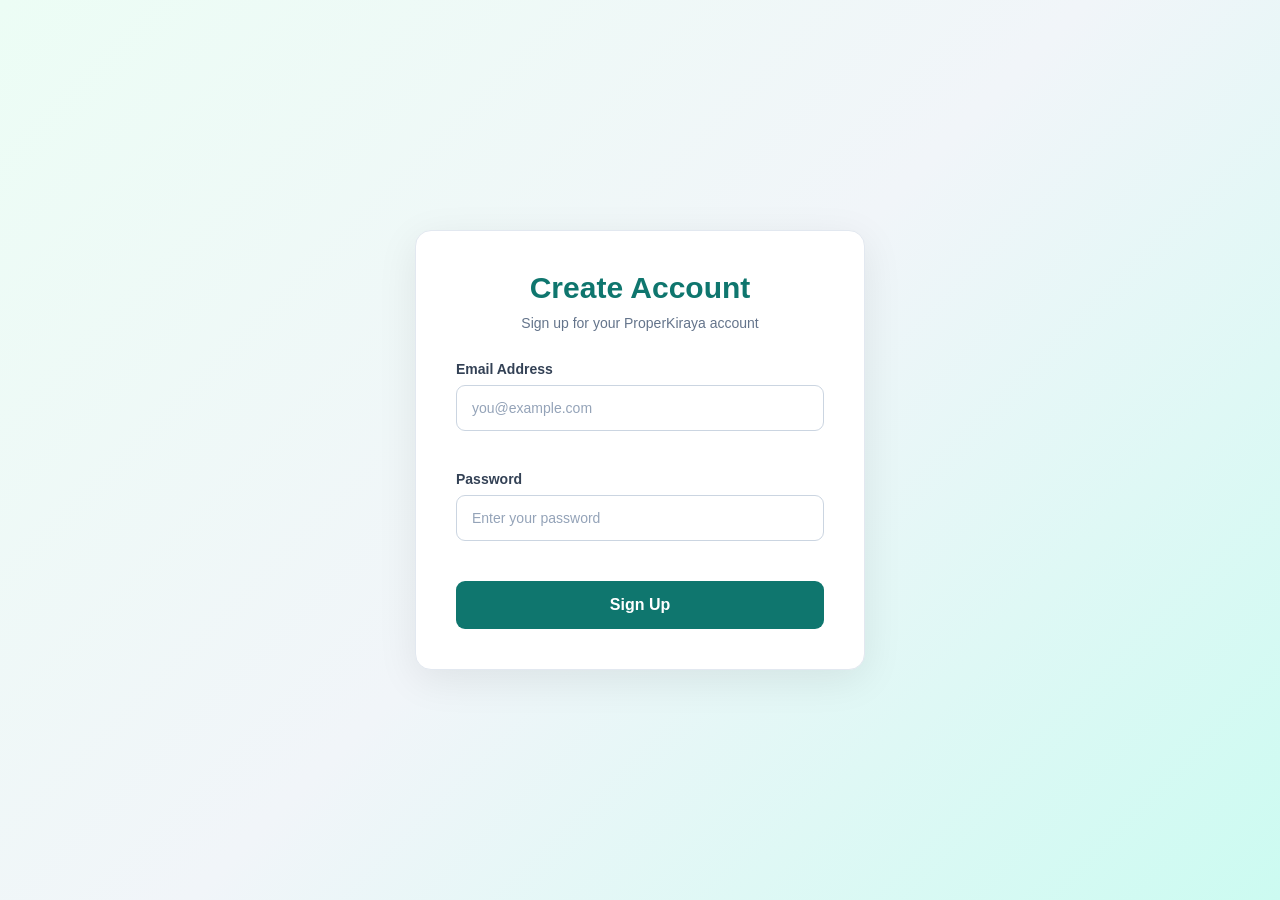
<file: pages/signup.html>
<!DOCTYPE html>
<html lang="en">
<head>
    <meta charset="UTF-8">
    <meta name="viewport" content="width=device-width, initial-scale=1.0">
    <title>Signup : ProperKiraya</title>
     <!-- <link rel="stylesheet" href="../css/signup.css"> -->
     <link rel="stylesheet" href="../css/signup.css">
</head>
<body>
    <section class="login-section">

        <div class="login-box">

            <h2>Create Account</h2>

            <p>Sign up for your ProperKiraya account</p>

            <form>

                <label for="email">Email Address</label>

                <input
                    type="email"
                    id="email"
                    placeholder="you@example.com"
                    required
                >
  <br><br>
                <label for="password">Password</label>
                <input
                    type="password"
                    id="password"
                    placeholder="Enter your password"
                    required
                >
                <br><br>

                <button type="submit">Sign Up</button>

            </form>

        </div>

    </section>
     <script src="../js/signup.js"></script>
    
</body>
</html>
</file>
<file: css/signup.css>
/* ==============================
   UNIVERSAL RESET
============================== */

* {
    margin: 0;
    padding: 0;
    box-sizing: border-box;
    font-family: 'Segoe UI', Arial, sans-serif;
}

body {
    background: #f1f5f9;
    color: #1e293b;
}

/* ==============================
   SIGNUP SECTION
============================== */

.login-section {
    width: 100%;
    min-height: 100vh;

    display: flex;
    justify-content: center;
    align-items: center;

    padding: 30px 15px;

    background: linear-gradient(
        135deg,
        #ecfdf5,
        #f1f5f9,
        #ccfbf1
    );
}

/* ==============================
   SIGNUP BOX
============================== */

.login-box {
    width: 100%;
    max-width: 450px;

    padding: 40px;

    background: #ffffff;

    border-radius: 16px;

    box-shadow: 0 10px 40px rgba(0, 0, 0, 0.08);

    border: 1px solid #e2e8f0;

    transition: 0.3s ease;
}

.login-box:hover {
    box-shadow: 0 15px 45px rgba(0, 0, 0, 0.12);
}

/* ==============================
   HEADING
============================== */

.login-box h2 {
    text-align: center;

    font-size: 30px;
    font-weight: 800;

    color: #0f766e;

    margin-bottom: 10px;
}

.login-box p {
    text-align: center;

    font-size: 14px;

    color: #64748b;

    margin-bottom: 30px;
}

/* ==============================
   FORM
============================== */

form {
    width: 100%;
}

form label {
    display: block;

    font-size: 14px;
    font-weight: 600;

    color: #334155;

    margin-bottom: 8px;
}

form input {
    width: 100%;

    padding: 14px 15px;

    border: 1px solid #cbd5e1;
    border-radius: 9px;

    outline: none;

    font-size: 14px;

    color: #1e293b;

    background: #ffffff;

    transition: 0.3s ease;

    margin-bottom: 22px;
}

form input:focus {
    border-color: #0f766e;

    box-shadow: 0 0 0 3px rgba(15, 118, 110, 0.10);
}

form input::placeholder {
    color: #94a3b8;
}

/* ==============================
   SIGNUP BUTTON
============================== */

form button {
    width: 100%;

    padding: 15px;

    background: #0f766e;

    color: #ffffff;

    border: none;
    border-radius: 9px;

    font-size: 16px;
    font-weight: 700;

    cursor: pointer;

    transition: 0.3s ease;
}

form button:hover {
    background: #115e59;

    transform: translateY(-2px);

    box-shadow: 0 7px 18px rgba(15, 118, 110, 0)
}
</file>
